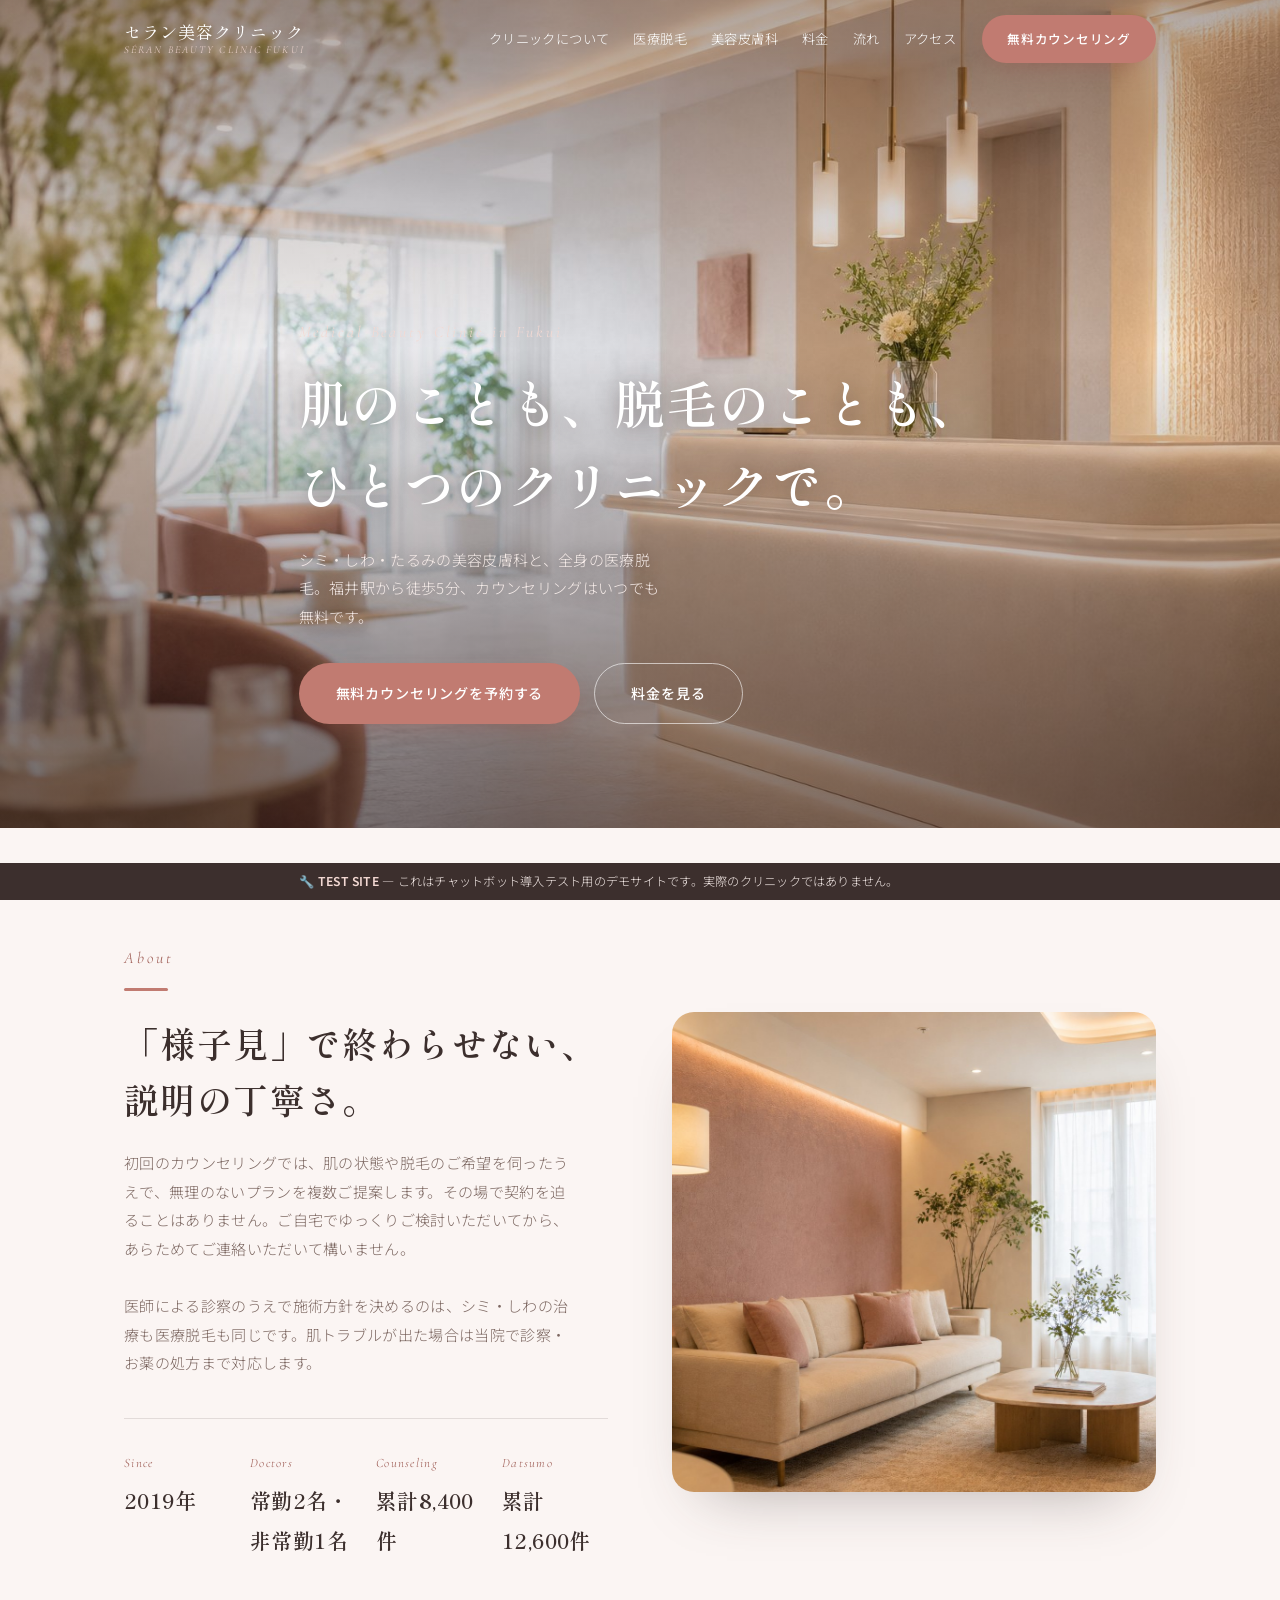
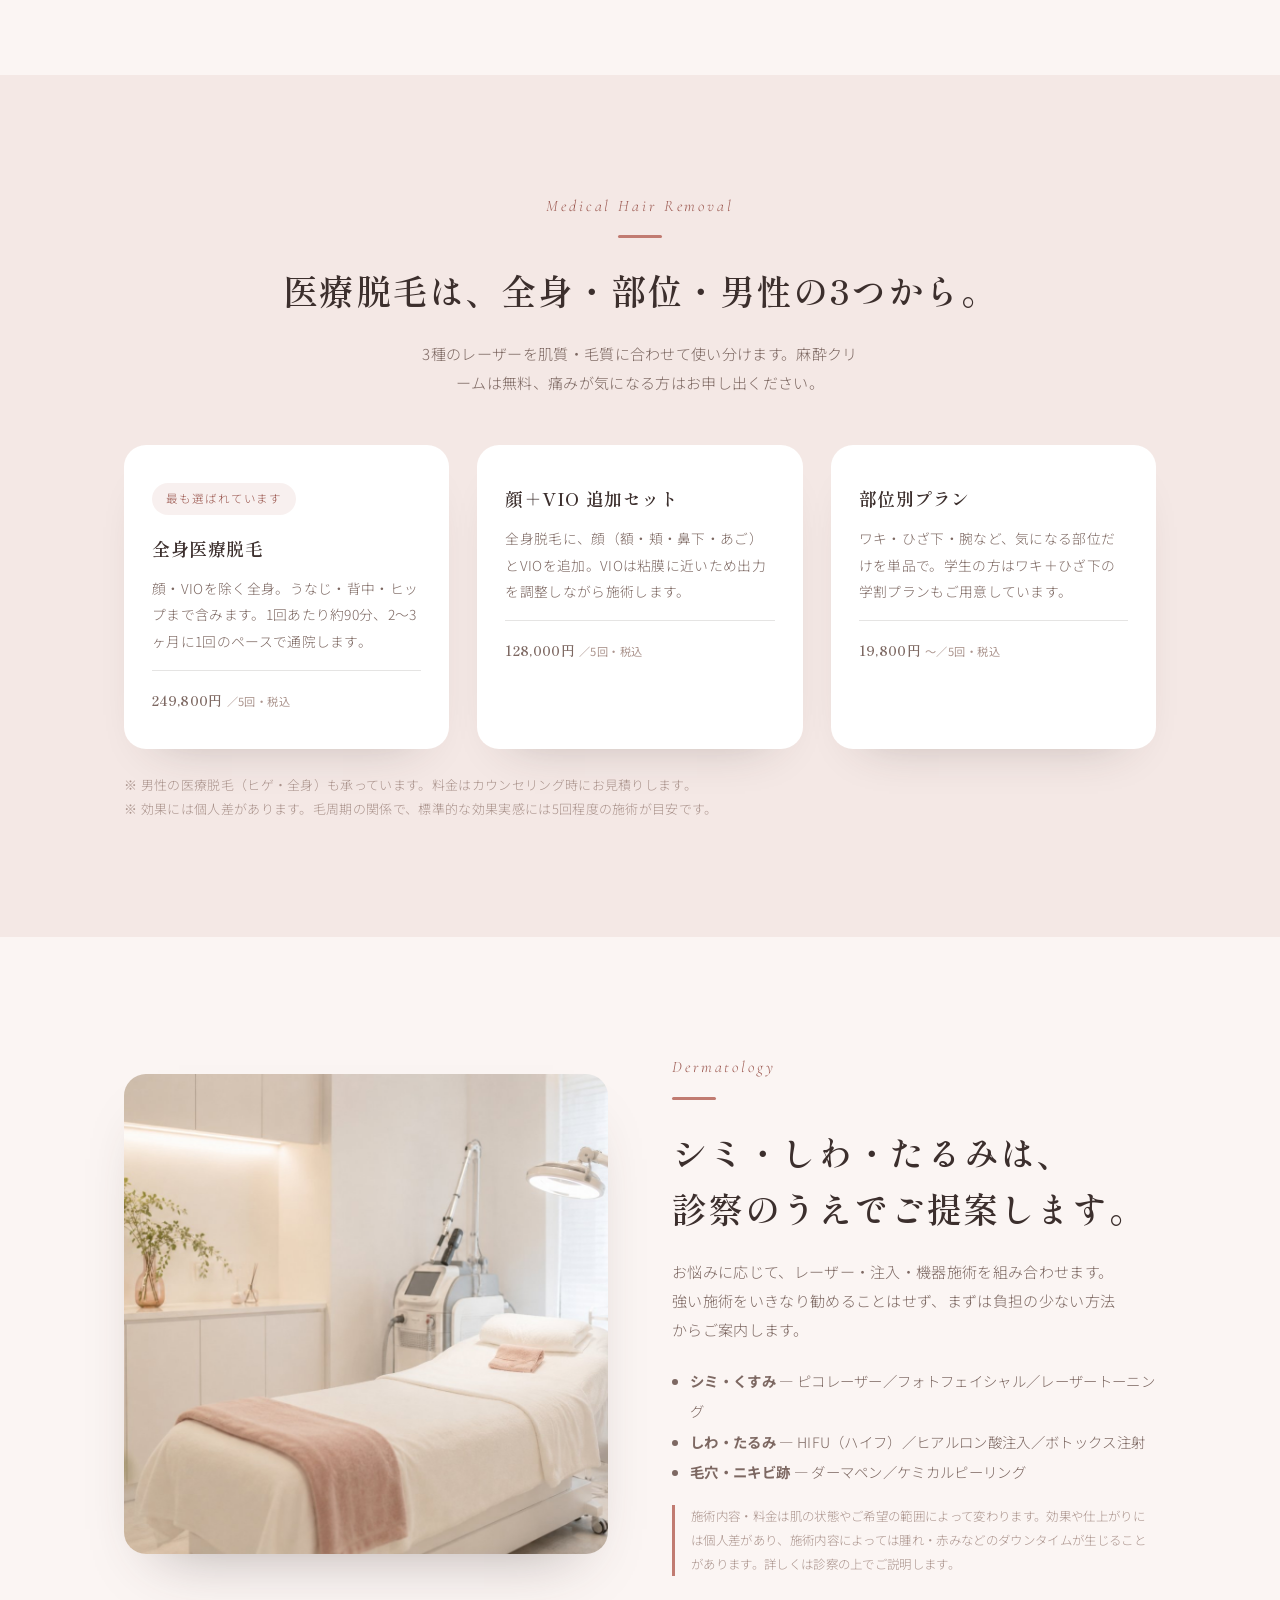
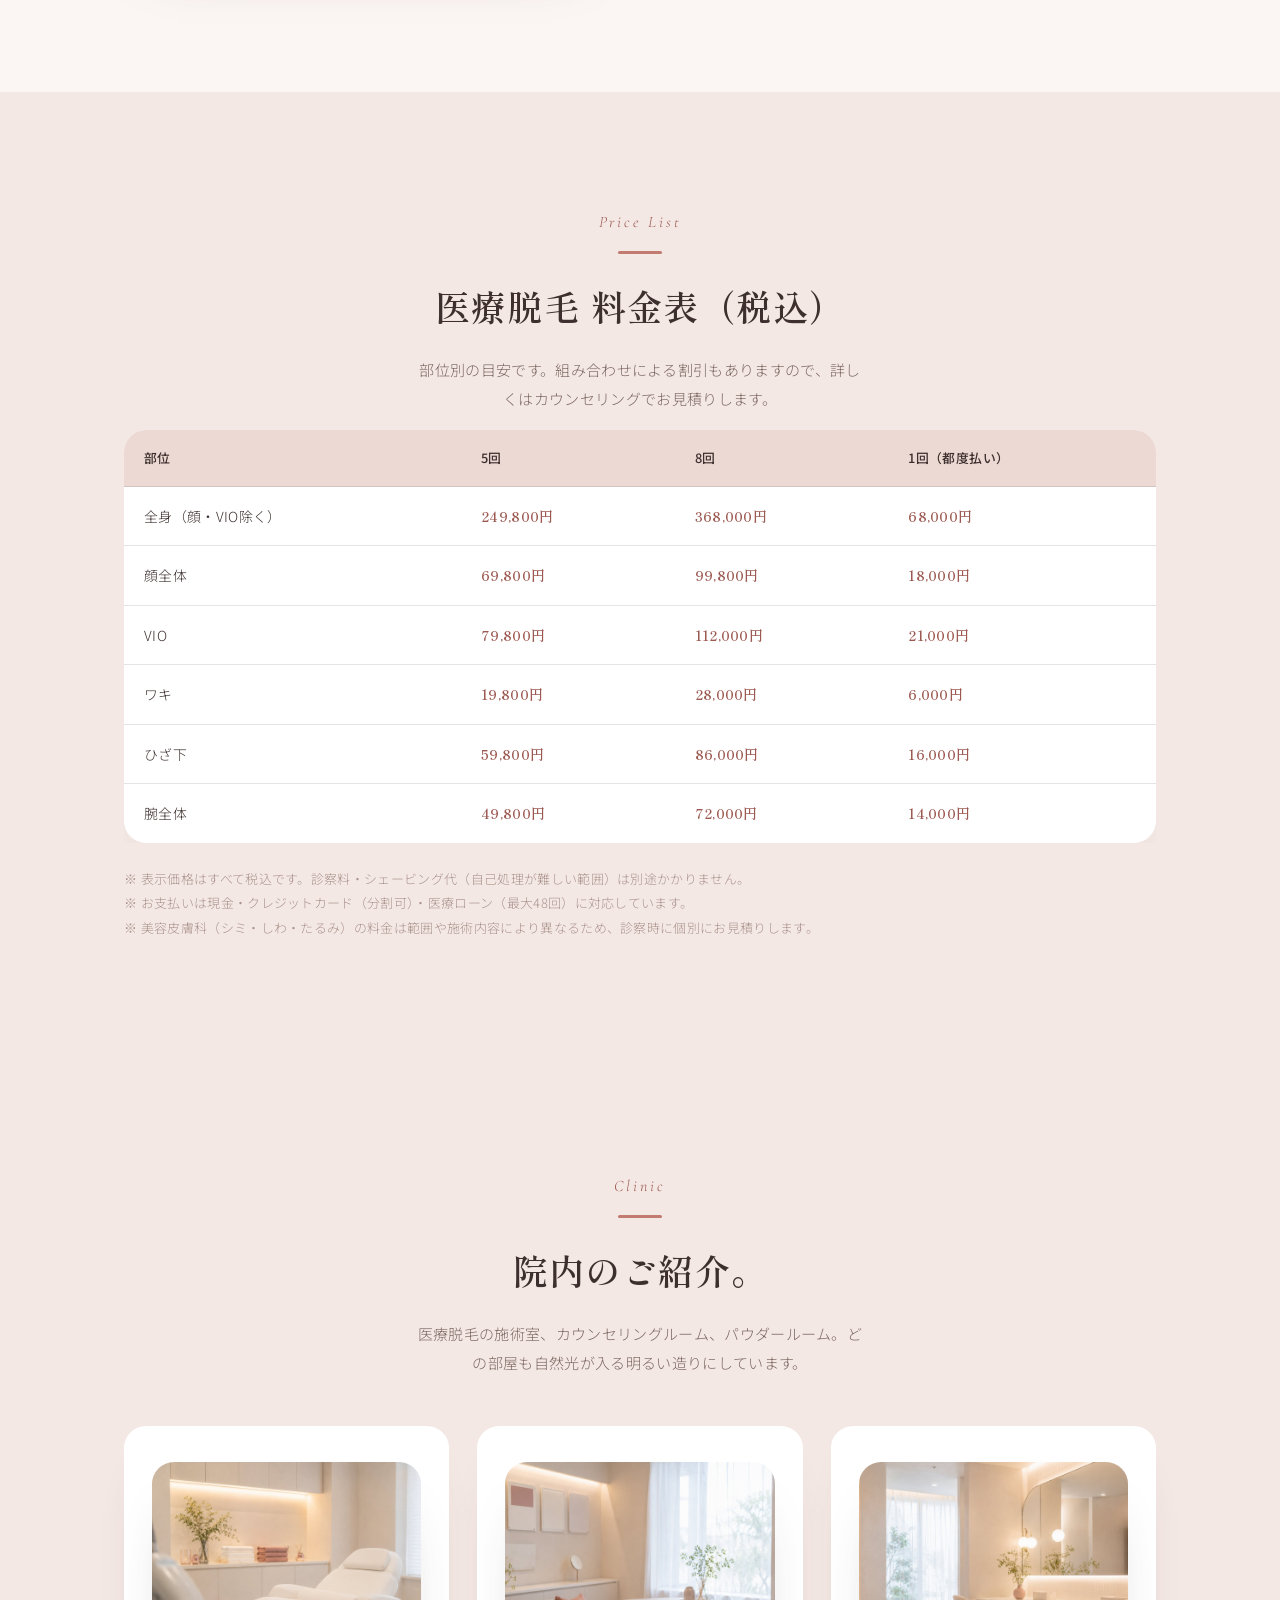
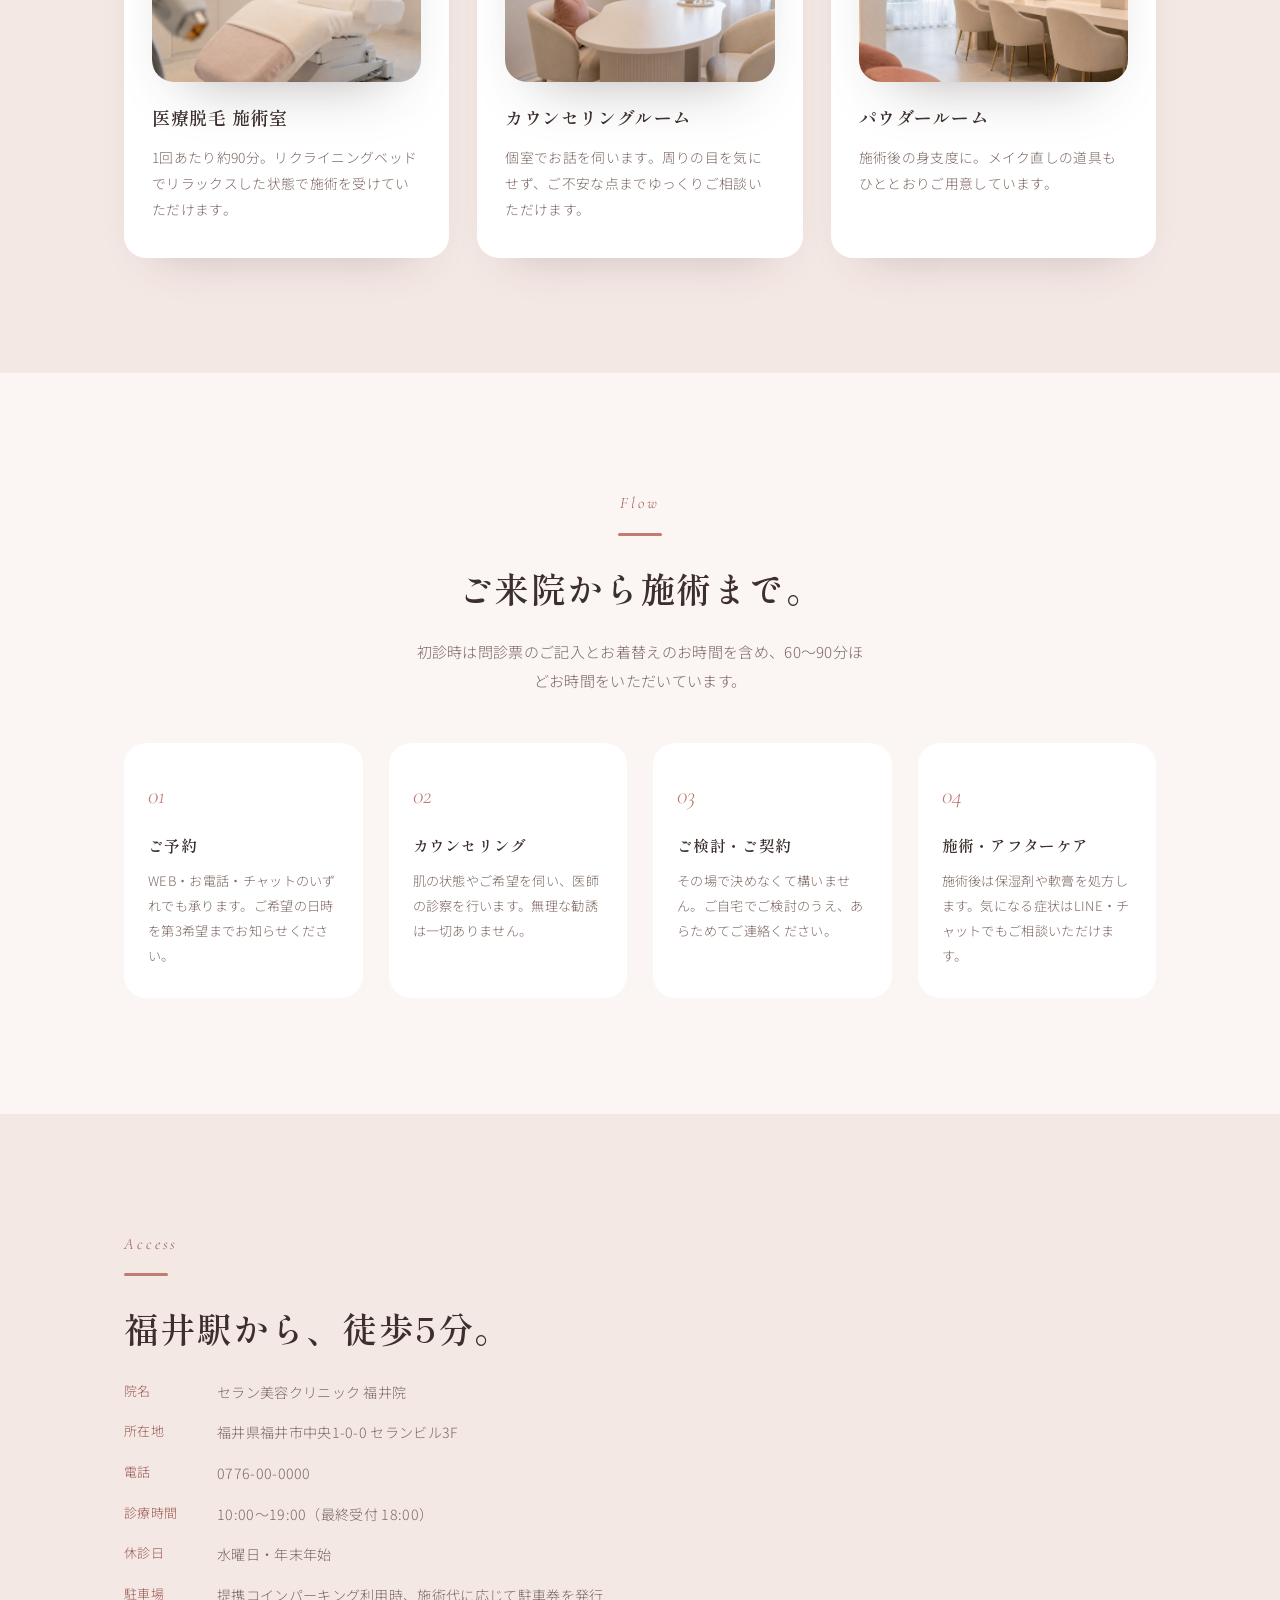
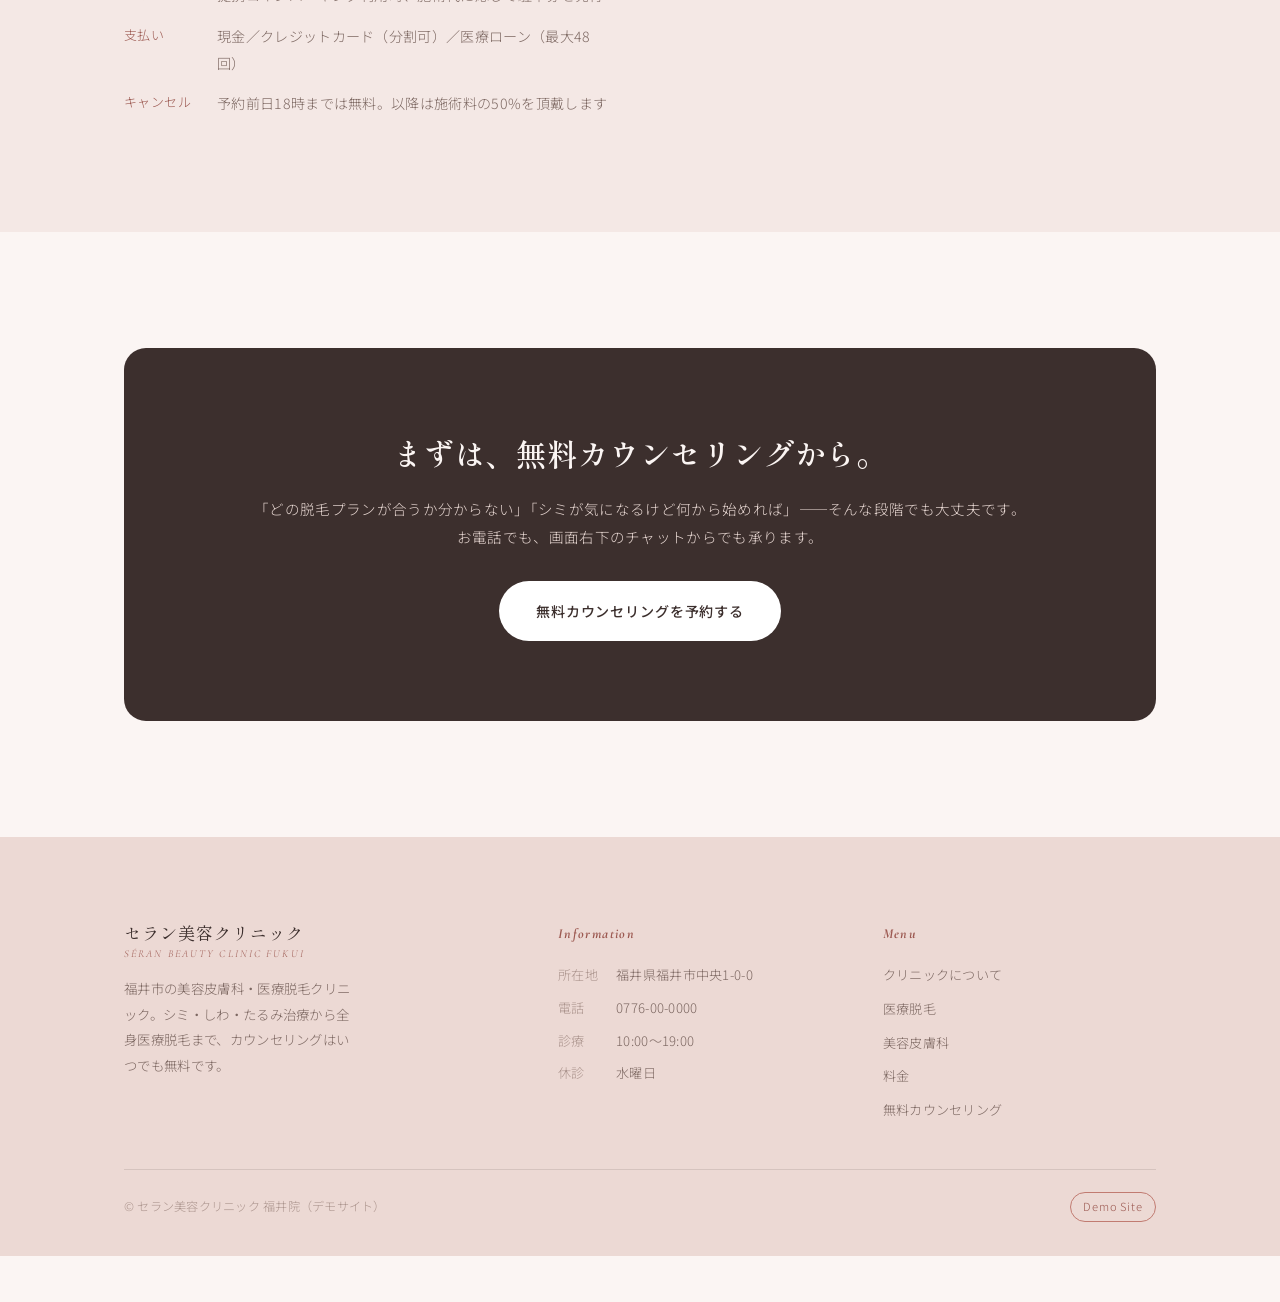
<file: index.html>
<!DOCTYPE html>
<html lang="ja">
<head>
<meta charset="UTF-8">
<meta name="viewport" content="width=device-width, initial-scale=1.0">
<title>セラン美容クリニック 福井院 | 医療脱毛・美容皮膚科</title>
<meta name="description" content="福井市の美容皮膚科・医療脱毛クリニック「セラン美容クリニック 福井院」。シミ・しわ・たるみ治療から全身医療脱毛まで、カウンセリング無料。">
<link rel="stylesheet" href="style.css">
</head>
<body>

<!-- ===== NAV ===== -->
<header class="nav" id="nav">
  <div class="wrap nav__inner">
    <a class="brand" href="index.html">セラン美容クリニック<span>SÉRAN BEAUTY CLINIC FUKUI</span></a>
    <nav class="nav__links">
      <a href="#about">クリニックについて</a>
      <a href="#datsumo">医療脱毛</a>
      <a href="#skincare">美容皮膚科</a>
      <a href="#price">料金</a>
      <a href="#flow">流れ</a>
      <a href="#access">アクセス</a>
    </nav>
    <a class="btn btn--primary nav__cta" href="counseling.html">無料カウンセリング</a>
  </div>
</header>

<!-- ===== HERO ===== -->
<section class="hero">
  <div class="hero__bg"><img src="images/hero.jpg" alt="クリニックの受付エントランス" fetchpriority="high"></div>
  <div class="wrap hero__copy">
    <p class="eyebrow">Medical Beauty Clinic in Fukui</p>
    <h1 class="hero__jp">肌のことも、脱毛のことも、<br>ひとつのクリニックで。</h1>
    <p class="hero__sub">シミ・しわ・たるみの美容皮膚科と、全身の医療脱毛。福井駅から徒歩5分、カウンセリングはいつでも無料です。</p>
    <div class="hero__actions">
      <a class="btn btn--primary" href="counseling.html">無料カウンセリングを予約する</a>
      <a class="btn btn--ghost" href="#price">料金を見る</a>
    </div>
  </div>
</section>

<!-- ===== ABOUT ===== -->
<section class="section" id="about">
  <div class="wrap split reveal">
    <div>
      <p class="eyebrow">About</p>
      <div class="rule"></div>
      <h2 class="h-sec">「様子見」で終わらせない、<br>説明の丁寧さ。</h2>
      <p class="lead">初回のカウンセリングでは、肌の状態や脱毛のご希望を伺ったうえで、無理のないプランを複数ご提案します。その場で契約を迫ることはありません。ご自宅でゆっくりご検討いただいてから、あらためてご連絡いただいて構いません。<br><br>医師による診察のうえで施術方針を決めるのは、シミ・しわの治療も医療脱毛も同じです。肌トラブルが出た場合は当院で診察・お薬の処方まで対応します。</p>
      <dl class="figures">
        <div class="figure"><dt>Since</dt><dd>2019年</dd></div>
        <div class="figure"><dt>Doctors</dt><dd>常勤2名・非常勤1名</dd></div>
        <div class="figure"><dt>Counseling</dt><dd>累計8,400件</dd></div>
        <div class="figure"><dt>Datsumo</dt><dd>累計12,600件</dd></div>
      </dl>
    </div>
    <div class="split__media"><img src="images/reception.jpg" alt="クリニックの受付ラウンジ" loading="lazy"></div>
  </div>
</section>

<!-- ===== 医療脱毛 ===== -->
<section class="section section--soft" id="datsumo">
  <div class="wrap">
    <div class="reveal center">
      <p class="eyebrow">Medical Hair Removal</p>
      <div class="rule"></div>
      <h2 class="h-sec">医療脱毛は、全身・部位・男性の3つから。</h2>
      <p class="lead">3種のレーザーを肌質・毛質に合わせて使い分けます。麻酔クリームは無料、痛みが気になる方はお申し出ください。</p>
    </div>
    <div class="menus reveal">
      <article class="menu-card">
        <span class="menu-card__tag">最も選ばれています</span>
        <h3>全身医療脱毛</h3>
        <p>顔・VIOを除く全身。うなじ・背中・ヒップまで含みます。1回あたり約90分、2〜3ヶ月に1回のペースで通院します。</p>
        <p class="menu-card__price">249,800円<small>／5回・税込</small></p>
      </article>
      <article class="menu-card">
        <h3>顔＋VIO 追加セット</h3>
        <p>全身脱毛に、顔（額・頬・鼻下・あご）とVIOを追加。VIOは粘膜に近いため出力を調整しながら施術します。</p>
        <p class="menu-card__price">128,000円<small>／5回・税込</small></p>
      </article>
      <article class="menu-card">
        <h3>部位別プラン</h3>
        <p>ワキ・ひざ下・腕など、気になる部位だけを単品で。学生の方はワキ＋ひざ下の学割プランもご用意しています。</p>
        <p class="menu-card__price">19,800円<small>〜／5回・税込</small></p>
      </article>
    </div>
    <p class="note">※ 男性の医療脱毛（ヒゲ・全身）も承っています。料金はカウンセリング時にお見積りします。<br>※ 効果には個人差があります。毛周期の関係で、標準的な効果実感には5回程度の施術が目安です。</p>
  </div>
</section>

<!-- ===== 美容皮膚科 ===== -->
<section class="section" id="skincare">
  <div class="wrap split split--rev reveal">
    <div>
      <p class="eyebrow">Dermatology</p>
      <div class="rule"></div>
      <h2 class="h-sec">シミ・しわ・たるみは、<br>診察のうえでご提案します。</h2>
      <p class="lead">お悩みに応じて、レーザー・注入・機器施術を組み合わせます。強い施術をいきなり勧めることはせず、まずは負担の少ない方法からご案内します。</p>
      <ul style="margin-top:22px;padding-left:18px;color:var(--ink-soft);font-size:.9rem;line-height:2.1">
        <li><b>シミ・くすみ</b> — ピコレーザー／フォトフェイシャル／レーザートーニング</li>
        <li><b>しわ・たるみ</b> — HIFU（ハイフ）／ヒアルロン酸注入／ボトックス注射</li>
        <li><b>毛穴・ニキビ跡</b> — ダーマペン／ケミカルピーリング</li>
      </ul>
      <p class="disclaimer">施術内容・料金は肌の状態やご希望の範囲によって変わります。効果や仕上がりには個人差があり、施術内容によっては腫れ・赤みなどのダウンタイムが生じることがあります。詳しくは診察の上でご説明します。</p>
    </div>
    <div class="split__media"><img src="images/skincare-room.jpg" alt="美容皮膚科の施術室" loading="lazy"></div>
  </div>
</section>

<!-- ===== 料金表 ===== -->
<section class="section section--soft" id="price">
  <div class="wrap">
    <div class="reveal center">
      <p class="eyebrow">Price List</p>
      <div class="rule"></div>
      <h2 class="h-sec">医療脱毛 料金表（税込）</h2>
      <p class="lead">部位別の目安です。組み合わせによる割引もありますので、詳しくはカウンセリングでお見積りします。</p>
    </div>
    <div class="reveal price-table__wrap">
      <table class="price-table">
        <thead>
          <tr><th>部位</th><th>5回</th><th>8回</th><th>1回（都度払い）</th></tr>
        </thead>
        <tbody>
          <tr><td>全身（顔・VIO除く）</td><td class="num">249,800円</td><td class="num">368,000円</td><td class="num">68,000円</td></tr>
          <tr><td>顔全体</td><td class="num">69,800円</td><td class="num">99,800円</td><td class="num">18,000円</td></tr>
          <tr><td>VIO</td><td class="num">79,800円</td><td class="num">112,000円</td><td class="num">21,000円</td></tr>
          <tr><td>ワキ</td><td class="num">19,800円</td><td class="num">28,000円</td><td class="num">6,000円</td></tr>
          <tr><td>ひざ下</td><td class="num">59,800円</td><td class="num">86,000円</td><td class="num">16,000円</td></tr>
          <tr><td>腕全体</td><td class="num">49,800円</td><td class="num">72,000円</td><td class="num">14,000円</td></tr>
        </tbody>
      </table>
    </div>
    <p class="note">
      ※ 表示価格はすべて税込です。診察料・シェービング代（自己処理が難しい範囲）は別途かかりません。<br>
      ※ お支払いは現金・クレジットカード（分割可）・医療ローン（最大48回）に対応しています。<br>
      ※ 美容皮膚科（シミ・しわ・たるみ）の料金は範囲や施術内容により異なるため、診察時に個別にお見積りします。
    </p>
  </div>
</section>

<!-- ===== 院内紹介 ===== -->
<section class="section section--soft">
  <div class="wrap">
    <div class="reveal center">
      <p class="eyebrow">Clinic</p>
      <div class="rule"></div>
      <h2 class="h-sec">院内のご紹介。</h2>
      <p class="lead">医療脱毛の施術室、カウンセリングルーム、パウダールーム。どの部屋も自然光が入る明るい造りにしています。</p>
    </div>
    <div class="menus reveal">
      <article class="menu-card">
        <div class="split__media" style="margin-bottom:18px"><img src="images/treatment-room.jpg" alt="医療脱毛の施術室" loading="lazy" style="height:220px"></div>
        <h3>医療脱毛 施術室</h3>
        <p>1回あたり約90分。リクライニングベッドでリラックスした状態で施術を受けていただけます。</p>
      </article>
      <article class="menu-card">
        <div class="split__media" style="margin-bottom:18px"><img src="images/counseling-room.jpg" alt="カウンセリングルーム" loading="lazy" style="height:220px"></div>
        <h3>カウンセリングルーム</h3>
        <p>個室でお話を伺います。周りの目を気にせず、ご不安な点までゆっくりご相談いただけます。</p>
      </article>
      <article class="menu-card">
        <div class="split__media" style="margin-bottom:18px"><img src="images/lounge.jpg" alt="パウダールーム" loading="lazy" style="height:220px"></div>
        <h3>パウダールーム</h3>
        <p>施術後の身支度に。メイク直しの道具もひととおりご用意しています。</p>
      </article>
    </div>
  </div>
</section>

<!-- ===== カウンセリングの流れ ===== -->
<section class="section" id="flow">
  <div class="wrap">
    <div class="reveal center">
      <p class="eyebrow">Flow</p>
      <div class="rule"></div>
      <h2 class="h-sec">ご来院から施術まで。</h2>
      <p class="lead">初診時は問診票のご記入とお着替えのお時間を含め、60〜90分ほどお時間をいただいています。</p>
    </div>
    <div class="flow reveal">
      <article class="flow-step">
        <span class="flow-step__no">01</span>
        <h4>ご予約</h4>
        <p>WEB・お電話・チャットのいずれでも承ります。ご希望の日時を第3希望までお知らせください。</p>
      </article>
      <article class="flow-step">
        <span class="flow-step__no">02</span>
        <h4>カウンセリング</h4>
        <p>肌の状態やご希望を伺い、医師の診察を行います。無理な勧誘は一切ありません。</p>
      </article>
      <article class="flow-step">
        <span class="flow-step__no">03</span>
        <h4>ご検討・ご契約</h4>
        <p>その場で決めなくて構いません。ご自宅でご検討のうえ、あらためてご連絡ください。</p>
      </article>
      <article class="flow-step">
        <span class="flow-step__no">04</span>
        <h4>施術・アフターケア</h4>
        <p>施術後は保湿剤や軟膏を処方します。気になる症状はLINE・チャットでもご相談いただけます。</p>
      </article>
    </div>
  </div>
</section>

<!-- ===== ACCESS ===== -->
<section class="section section--soft" id="access">
  <div class="wrap split reveal">
    <div>
      <p class="eyebrow">Access</p>
      <div class="rule"></div>
      <h2 class="h-sec">福井駅から、徒歩5分。</h2>
      <dl class="info">
        <dt>院名</dt><dd>セラン美容クリニック 福井院</dd>
        <dt>所在地</dt><dd>福井県福井市中央1-0-0 セランビル3F</dd>
        <dt>電話</dt><dd>0776-00-0000</dd>
        <dt>診療時間</dt><dd>10:00〜19:00（最終受付 18:00）</dd>
        <dt>休診日</dt><dd>水曜日・年末年始</dd>
        <dt>駐車場</dt><dd>提携コインパーキング利用時、施術代に応じて駐車券を発行</dd>
        <dt>支払い</dt><dd>現金／クレジットカード（分割可）／医療ローン（最大48回）</dd>
        <dt>キャンセル</dt><dd>予約前日18時までは無料。以降は施術料の50%を頂戴します</dd>
      </dl>
    </div>
    <div class="split__media">
      <iframe class="map" src="https://maps.google.com/maps?q=%E7%A6%8F%E4%BA%95%E9%A7%85&z=15&output=embed" loading="lazy" title="地図" style="width:100%;height:clamp(300px,40vw,480px);border:0;border-radius:var(--radius)"></iframe>
    </div>
  </div>
</section>

<!-- ===== CTA ===== -->
<section class="section">
  <div class="wrap">
    <div class="cta-band reveal">
      <h2>まずは、無料カウンセリングから。</h2>
      <p>「どの脱毛プランが合うか分からない」「シミが気になるけど何から始めれば」——そんな段階でも大丈夫です。<br>お電話でも、画面右下のチャットからでも承ります。</p>
      <a class="btn btn--light" href="counseling.html">無料カウンセリングを予約する</a>
    </div>
  </div>
</section>

<!-- ===== FOOTER ===== -->
<footer class="foot">
  <div class="wrap">
    <div class="foot__grid">
      <div>
        <a class="brand" href="index.html">セラン美容クリニック<span>SÉRAN BEAUTY CLINIC FUKUI</span></a>
        <p class="foot__tag">福井市の美容皮膚科・医療脱毛クリニック。シミ・しわ・たるみ治療から全身医療脱毛まで、カウンセリングはいつでも無料です。</p>
      </div>
      <div>
        <h5>Information</h5>
        <dl>
          <dt>所在地</dt><dd>福井県福井市中央1-0-0</dd>
          <dt>電話</dt><dd>0776-00-0000</dd>
          <dt>診療</dt><dd>10:00〜19:00</dd>
          <dt>休診</dt><dd>水曜日</dd>
        </dl>
      </div>
      <div>
        <h5>Menu</h5>
        <div class="foot__links">
          <a href="#about">クリニックについて</a>
          <a href="#datsumo">医療脱毛</a>
          <a href="#skincare">美容皮膚科</a>
          <a href="#price">料金</a>
          <a href="counseling.html">無料カウンセリング</a>
        </div>
      </div>
    </div>
    <div class="foot__bottom">
      <span>&copy; セラン美容クリニック 福井院（デモサイト）</span>
      <span class="demo-pill">Demo Site</span>
    </div>
  </div>
</footer>

<div class="test-banner">🔧 <b>TEST SITE</b> — これはチャットボット導入テスト用のデモサイトです。実際のクリニックではありません。</div>

<script>
  // nav shadow on scroll
  const nav = document.getElementById('nav');
  const onScroll = () => nav.classList.toggle('is-scrolled', window.scrollY > 8);
  onScroll(); window.addEventListener('scroll', onScroll, {passive:true});

  // scroll reveal
  const io = new IntersectionObserver((entries) => {
    entries.forEach(e => { if (e.isIntersecting){ e.target.classList.add('in'); io.unobserve(e.target);} });
  }, {threshold:.12, rootMargin:'0px 0px -40px 0px'});
  document.querySelectorAll('.reveal').forEach(el => io.observe(el));
</script>

<!-- 応急処置: widget.js の既定アイコンが pointer-events:none のまま復活されず、
     マウスでクリックできない（.has-icon の img にしか auto が無い）。
     本体 app.liens-web.com/widget.js が直ったらこのブロックは削除してよい。 -->
<style>
  #liens-bot-toggle:not(.has-icon) { pointer-events: auto !important; }
</style>
<!-- LIENS BOT チャットウィジェット -->
<!-- 美容クリニック・脱毛サロンデモ用のボット。管理画面で作成後にIDを差し替える -->
<script>
  (function() {
    var botId = 'cmtfedzrf02rl42016q1238lt';
    if (botId.indexOf('REPLACE_') === 0) { return; }
    var script = document.createElement('script');
    script.src = 'https://app.liens-web.com/widget.js?v=' + Date.now();
    script.setAttribute('data-bot-id', botId);
    script.setAttribute('data-api-url', 'https://app.liens-web.com');
    script.setAttribute('data-color', '#c17b71');
    script.setAttribute('data-position', 'bottom-right');
    script.defer = true;
    document.head.appendChild(script);
  })();
</script>
</body>
</html>
</file>
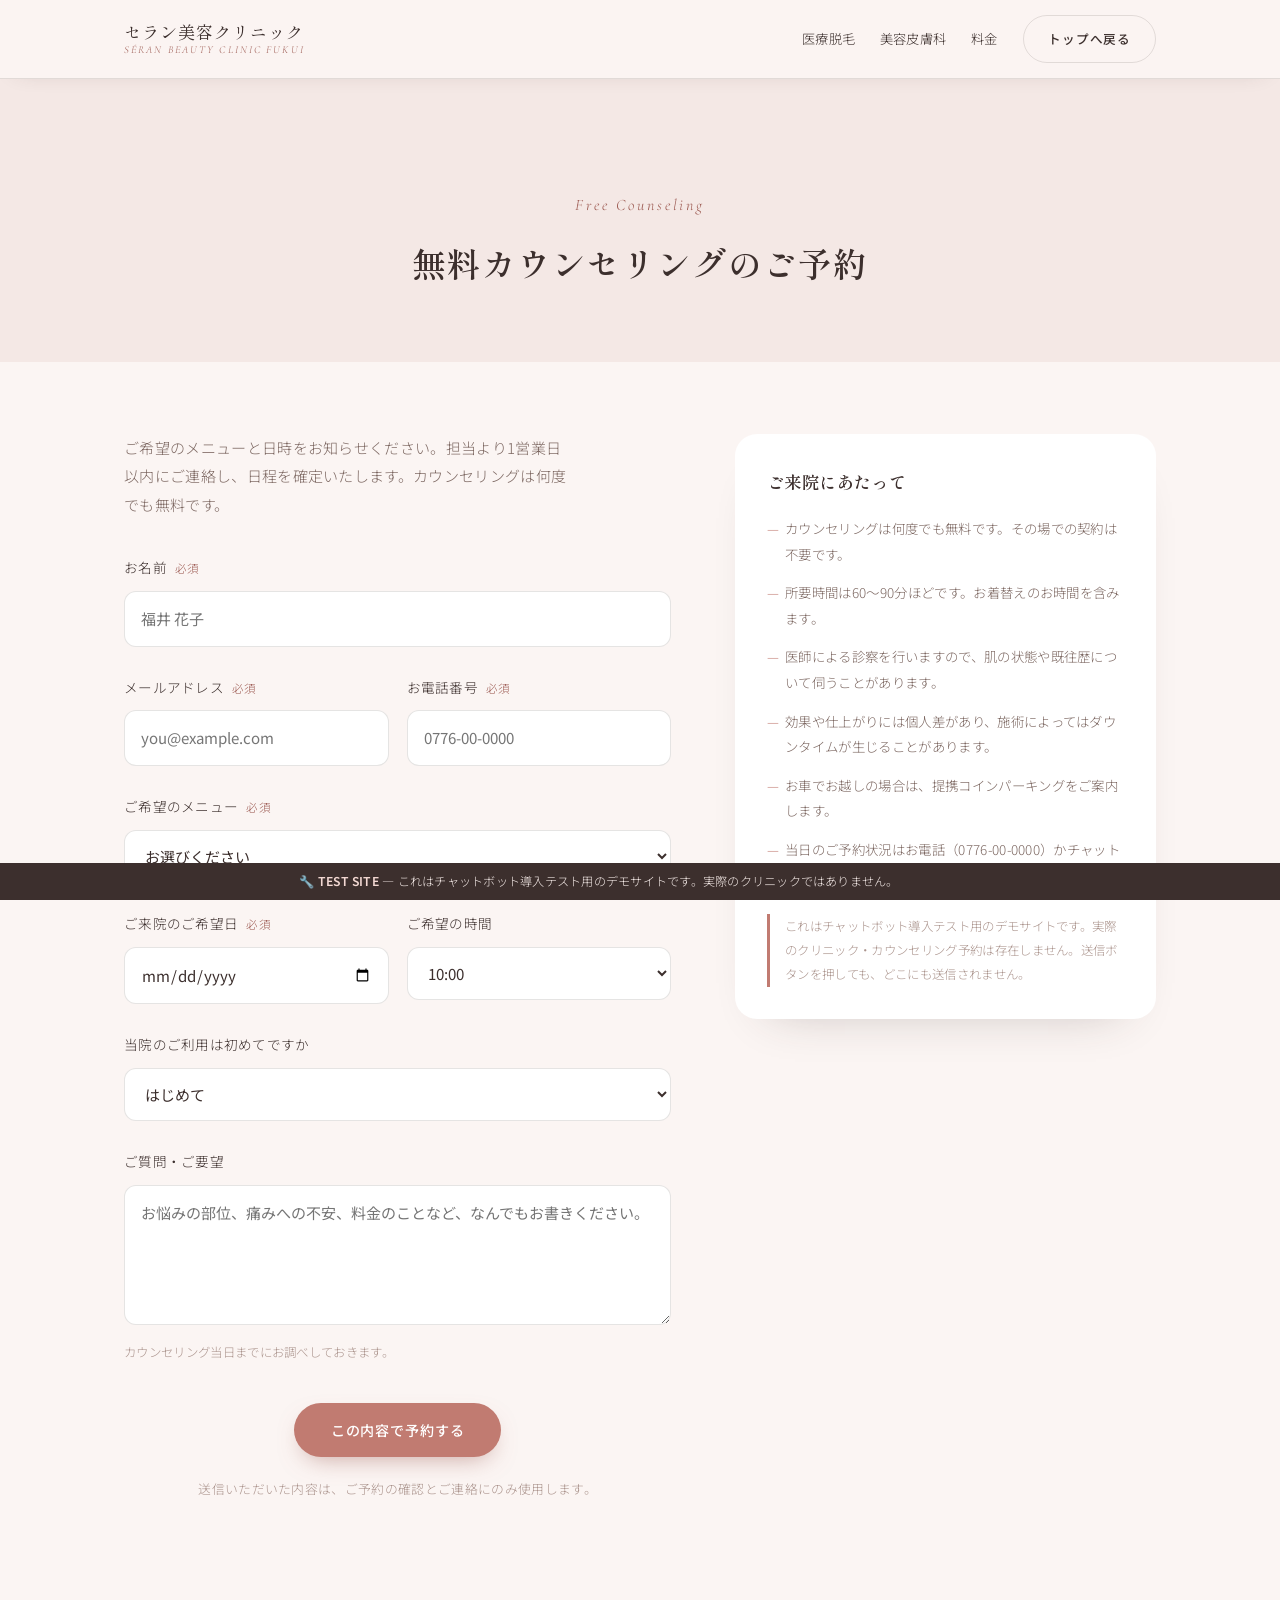
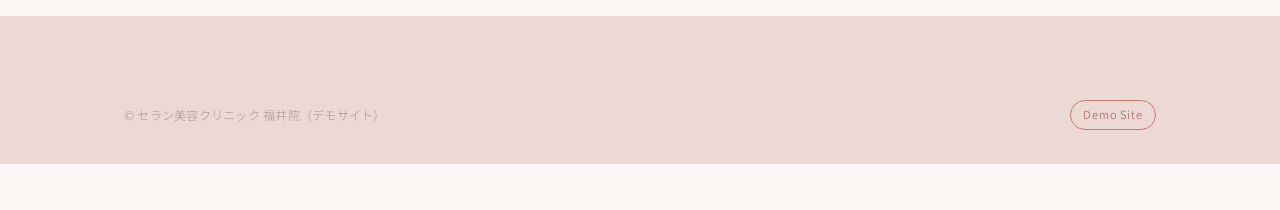
<file: counseling.html>
<!DOCTYPE html>
<html lang="ja">
<head>
<meta charset="UTF-8">
<meta name="viewport" content="width=device-width, initial-scale=1.0">
<title>無料カウンセリングのご予約 | セラン美容クリニック 福井院</title>
<meta name="robots" content="noindex">
<link rel="stylesheet" href="style.css">
<style>
  .resv{padding:clamp(40px,6vw,72px) 0 clamp(70px,9vw,120px)}
  .resv__grid{display:grid;grid-template-columns:1.3fr 1fr;gap:clamp(32px,5vw,72px);align-items:start}
  .field--row{display:grid;grid-template-columns:1fr 1fr;gap:18px}
  .aside{background:#fff;border-radius:var(--radius);padding:32px 32px;box-shadow:0 24px 48px -36px rgba(60,47,45,.32)}
  .aside h3{font-family:var(--serif);font-weight:600;font-size:1.08rem;letter-spacing:.02em;margin-bottom:18px}
  .aside ul{list-style:none;display:grid;gap:13px;font-size:.84rem;color:var(--ink-soft)}
  .aside li{padding-left:18px;position:relative;line-height:1.9}
  .aside li::before{content:"—";position:absolute;left:0;color:var(--rose)}
  .demo-notice{margin-top:26px;font-size:.78rem;color:var(--ink-faint);border-left:3px solid var(--rose);padding-left:15px;line-height:1.95}
  @media (max-width:900px){.resv__grid{grid-template-columns:1fr}.field--row{grid-template-columns:1fr}}
</style>
</head>
<body>

<header class="nav is-scrolled" id="nav">
  <div class="wrap nav__inner">
    <a class="brand" href="index.html">セラン美容クリニック<span>SÉRAN BEAUTY CLINIC FUKUI</span></a>
    <nav class="nav__links">
      <a href="index.html#datsumo">医療脱毛</a>
      <a href="index.html#skincare">美容皮膚科</a>
      <a href="index.html#price">料金</a>
    </nav>
    <a class="btn btn--ghost nav__cta" href="index.html">トップへ戻る</a>
  </div>
</header>

<section class="page-head">
  <div class="wrap">
    <p class="eyebrow">Free Counseling</p>
    <h1>無料カウンセリングのご予約</h1>
  </div>
</section>

<section class="resv">
  <div class="wrap resv__grid">
    <div>
      <p class="lead">ご希望のメニューと日時をお知らせください。担当より1営業日以内にご連絡し、日程を確定いたします。カウンセリングは何度でも無料です。</p>
      <form class="form" id="counselingForm" style="margin-top:36px">
        <div class="field">
          <label for="name">お名前<span class="req">必須</span></label>
          <input type="text" id="name" name="name" required placeholder="福井 花子">
        </div>
        <div class="field field--row">
          <div>
            <label for="email">メールアドレス<span class="req">必須</span></label>
            <input type="email" id="email" name="email" required placeholder="you@example.com">
          </div>
          <div>
            <label for="tel">お電話番号<span class="req">必須</span></label>
            <input type="tel" id="tel" name="tel" required placeholder="0776-00-0000">
          </div>
        </div>
        <div class="field">
          <label for="menu">ご希望のメニュー<span class="req">必須</span></label>
          <select id="menu" name="menu" required>
            <option value="">お選びください</option>
            <option>医療脱毛（全身）</option>
            <option>医療脱毛（部位別）</option>
            <option>シミ・くすみ治療</option>
            <option>しわ・たるみ治療</option>
            <option>毛穴・ニキビ跡治療</option>
            <option>まだ決めていない・相談したい</option>
          </select>
        </div>
        <div class="field field--row">
          <div>
            <label for="date">ご来院のご希望日<span class="req">必須</span></label>
            <input type="date" id="date" name="date" required>
          </div>
          <div>
            <label for="time">ご希望の時間</label>
            <select id="time" name="time">
              <option>10:00</option>
              <option>11:00</option>
              <option>13:00</option>
              <option>14:00</option>
              <option>15:00</option>
              <option>16:00</option>
              <option>17:00</option>
            </select>
          </div>
        </div>
        <div class="field">
          <label for="first">当院のご利用は初めてですか</label>
          <select id="first" name="first">
            <option>はじめて</option>
            <option>以前に利用したことがある</option>
          </select>
        </div>
        <div class="field">
          <label for="message">ご質問・ご要望</label>
          <textarea id="message" name="message" placeholder="お悩みの部位、痛みへの不安、料金のことなど、なんでもお書きください。"></textarea>
          <p class="field__hint">カウンセリング当日までにお調べしておきます。</p>
        </div>
        <div class="form__actions">
          <button type="submit" class="btn btn--primary">この内容で予約する</button>
          <p class="form__note">送信いただいた内容は、ご予約の確認とご連絡にのみ使用します。</p>
        </div>
      </form>
    </div>

    <aside class="aside">
      <h3>ご来院にあたって</h3>
      <ul>
        <li>カウンセリングは何度でも無料です。その場での契約は不要です。</li>
        <li>所要時間は60〜90分ほどです。お着替えのお時間を含みます。</li>
        <li>医師による診察を行いますので、肌の状態や既往歴について伺うことがあります。</li>
        <li>効果や仕上がりには個人差があり、施術によってはダウンタイムが生じることがあります。</li>
        <li>お車でお越しの場合は、提携コインパーキングをご案内します。</li>
        <li>当日のご予約状況はお電話（0776-00-0000）かチャットでお尋ねください。</li>
      </ul>
      <p class="demo-notice">これはチャットボット導入テスト用のデモサイトです。実際のクリニック・カウンセリング予約は存在しません。送信ボタンを押しても、どこにも送信されません。</p>
    </aside>
  </div>
</section>

<footer class="foot">
  <div class="wrap">
    <div class="foot__bottom" style="margin-top:0;border-top:0;padding-top:0">
      <span>&copy; セラン美容クリニック 福井院（デモサイト）</span>
      <span class="demo-pill">Demo Site</span>
    </div>
  </div>
</footer>

<div class="test-banner">🔧 <b>TEST SITE</b> — これはチャットボット導入テスト用のデモサイトです。実際のクリニックではありません。</div>

<script>
  document.getElementById('counselingForm').addEventListener('submit', function(e){
    e.preventDefault();
    alert('デモサイトのため、実際には送信されません。\n\n実際のサイトでは、この内容がクリニックへ届きます。');
  });
</script>

<!-- LIENS BOT チャットウィジェット -->
<!-- ⚠️ data-bot-id は index.html と同じIDに差し替えること -->
<script>
  (function() {
    var botId = 'cmtfedzrf02rl42016q1238lt';
    if (botId.indexOf('REPLACE_') === 0) { return; }
    var script = document.createElement('script');
    script.src = 'https://app.liens-web.com/widget.js?v=' + Date.now();
    script.setAttribute('data-bot-id', botId);
    script.setAttribute('data-api-url', 'https://app.liens-web.com');
    script.setAttribute('data-color', '#c17b71');
    script.setAttribute('data-position', 'bottom-right');
    script.defer = true;
    document.head.appendChild(script);
  })();
</script>
</body>
</html>
</file>
<file: style.css>
/* =========================================================
   セラン美容クリニック 福井院  -  shared styles
   生成りローズ × スモーキーローズ × 深いえんじ。
   角丸とやわらかい影を基調に、清潔感を出す。
   越前炉端なぎ（暗色・明朝・角なし）／あすわの杜（生成り深緑・アーチ抜き）／
   コモレ福井（白・サンセリフ・フラット）と3枠で並ぶので、
   「丸み」と「淡いローズ」で意図的に差をつけてある。
   ========================================================= */

@import url('https://fonts.googleapis.com/css2?family=Shippori+Mincho:wght@500;600&family=Cormorant+Garamond:ital@0;1&family=Noto+Sans+JP:wght@300;400;500;600&display=swap');

:root{
  --paper:#fbf5f3;         /* 生成りローズ */
  --paper-soft:#f4e8e5;
  --paper-tint:#ecd9d4;
  --ink:#3c2f2d;           /* 深い焦茶 */
  --ink-soft:#7d6862;
  --ink-faint:#ab948d;
  --line:rgba(60,47,45,.13);
  --rose:#c17b71;          /* スモーキーローズ */
  --rose-deep:#9c5951;
  --rose-soft:rgba(193,123,113,.11);
  --radius:22px;
  --radius-sm:12px;
  --maxw:1160px;
  --pad:clamp(20px, 5vw, 64px);
  --serif:"Shippori Mincho","Noto Serif JP",serif;
  --sans:"Noto Sans JP",sans-serif;
  --latin:"Cormorant Garamond",serif;
}

*{box-sizing:border-box;margin:0;padding:0}
html{scroll-behavior:smooth;-webkit-text-size-adjust:100%}
body{
  font-family:var(--sans);
  color:var(--ink);
  background:var(--paper);
  line-height:1.9;
  font-weight:300;
  -webkit-font-smoothing:antialiased;
  letter-spacing:.02em;
}
img{max-width:100%;display:block}
a{color:inherit;text-decoration:none}

/* ---------- layout helpers ---------- */
.wrap{max-width:var(--maxw);margin:0 auto;padding-left:var(--pad);padding-right:var(--pad)}
.section{padding:clamp(72px,9vw,136px) 0}
.section--soft{background:var(--paper-soft)}
.eyebrow{
  font-family:var(--latin);font-style:italic;
  font-size:1rem;letter-spacing:.18em;
  color:var(--rose-deep);margin-bottom:14px;
}
.h-sec{
  font-family:var(--serif);font-weight:600;
  font-size:clamp(1.5rem,3.1vw,2.2rem);line-height:1.6;
  letter-spacing:.04em;margin-bottom:22px;
}
.lead{color:var(--ink-soft);font-size:.94rem;max-width:56ch}
.note{color:var(--ink-faint);font-size:.81rem;line-height:1.9;margin-top:24px}
.rule{width:44px;height:3px;border-radius:99px;background:var(--rose);margin:0 0 24px}
.center{text-align:center}
.center .rule{margin-left:auto;margin-right:auto}
.center .lead{margin-left:auto;margin-right:auto}

/* ---------- buttons ---------- */
.btn{
  display:inline-block;font-family:var(--sans);font-weight:500;
  font-size:.88rem;letter-spacing:.06em;padding:16px 36px;
  border:1px solid transparent;border-radius:999px;
  transition:background .25s,color .25s,border-color .25s,box-shadow .25s;
}
.btn--primary{background:var(--rose);color:#fff;box-shadow:0 10px 24px -10px rgba(156,89,81,.55)}
.btn--primary:hover{background:var(--rose-deep)}
.btn--ghost{border-color:var(--line);color:var(--ink)}
.btn--ghost:hover{border-color:var(--rose);color:var(--rose-deep)}
.btn--light{background:#fff;color:var(--ink)}
.btn--light:hover{background:var(--paper-tint)}

/* ---------- nav ---------- */
.nav{
  position:fixed;inset:0 0 auto 0;z-index:900;
  background:rgba(251,245,243,.0);transition:background .3s,border-color .3s,box-shadow .3s;
  border-bottom:1px solid transparent;
}
.nav.is-scrolled{background:rgba(251,245,243,.95);backdrop-filter:blur(10px);border-bottom-color:var(--line);box-shadow:0 6px 24px -18px rgba(60,47,45,.3)}
.nav__inner{display:flex;align-items:center;gap:26px;height:78px}
.brand{font-family:var(--serif);font-size:1.08rem;letter-spacing:.06em;white-space:nowrap;line-height:1.3;color:#fff}
.brand span{display:block;font-family:var(--latin);font-style:italic;font-size:.66rem;letter-spacing:.2em;color:#f3d9d3}
.nav__links{display:flex;gap:24px;margin-left:auto;font-size:.83rem;letter-spacing:.03em;color:#fff}
.nav__links a:hover{color:#f3d9d3}
.nav__cta{padding:11px 24px;font-size:.79rem}
.nav.is-scrolled .brand{color:var(--ink)}
.nav.is-scrolled .brand span{color:var(--rose-deep)}
.nav.is-scrolled .nav__links{color:var(--ink)}
.nav.is-scrolled .nav__links a:hover{color:var(--rose-deep)}

/* ---------- hero ---------- */
.hero{position:relative;min-height:92svh;display:flex;align-items:flex-end;padding-bottom:clamp(56px,9vw,104px);overflow:hidden}
.hero__bg{position:absolute;inset:0;z-index:0}
.hero__bg img{width:100%;height:100%;object-fit:cover}
.hero__bg::after{content:"";position:absolute;inset:0;background:linear-gradient(180deg,rgba(60,40,36,.4) 0%,rgba(60,40,36,.08) 42%,rgba(45,28,25,.62) 100%)}
.hero__copy{position:relative;z-index:1;color:#fff}
.hero__copy .eyebrow{color:#f3d9d3}
.hero__jp{
  font-family:var(--serif);font-weight:600;
  font-size:clamp(1.9rem,5.2vw,3.2rem);line-height:1.6;letter-spacing:.03em;
  text-shadow:0 2px 22px rgba(35,22,20,.45);
}
.hero__sub{margin-top:20px;max-width:46ch;font-size:.94rem;color:#f6ece9;text-shadow:0 1px 14px rgba(35,22,20,.5)}
.hero__actions{display:flex;gap:14px;flex-wrap:wrap;margin-top:32px}
.hero__actions .btn--ghost{border-color:rgba(255,255,255,.6);color:#fff}
.hero__actions .btn--ghost:hover{background:rgba(255,255,255,.14);border-color:#fff;color:#fff}

/* ---------- split ---------- */
.split{display:grid;grid-template-columns:1fr 1fr;gap:clamp(32px,5vw,72px);align-items:center}
.split--rev .split__media{order:-1}
.split__media img{width:100%;height:clamp(300px,40vw,480px);object-fit:cover;border-radius:var(--radius);box-shadow:0 30px 60px -34px rgba(60,47,45,.4)}

/* ---------- 数字 ---------- */
.figures{display:grid;grid-template-columns:repeat(4,1fr);gap:20px;margin-top:40px;border-top:1px solid var(--line);padding-top:32px}
.figure dt{font-family:var(--latin);font-style:italic;font-size:.8rem;letter-spacing:.1em;color:var(--rose-deep);margin-bottom:6px}
.figure dd{font-family:var(--serif);font-weight:600;font-size:1.3rem;letter-spacing:.02em}

/* ---------- メニュー カード ---------- */
.menus{display:grid;grid-template-columns:repeat(3,1fr);gap:clamp(18px,2.6vw,28px);margin-top:48px}
.menu-card{background:#fff;border-radius:var(--radius);padding:36px 28px;box-shadow:0 24px 48px -34px rgba(60,47,45,.32)}
.menu-card__tag{display:inline-block;font-size:.72rem;letter-spacing:.08em;color:var(--rose-deep);background:var(--rose-soft);padding:5px 14px;border-radius:99px;margin-bottom:16px}
.menu-card h3{font-family:var(--serif);font-weight:600;font-size:1.12rem;letter-spacing:.03em;margin-bottom:10px}
.menu-card p{font-size:.86rem;color:var(--ink-soft);line-height:1.9}
.menu-card__price{margin-top:16px;padding-top:16px;border-top:1px solid var(--line);font-family:var(--serif);font-weight:600;font-size:1.2rem}
.menu-card__price small{font-family:var(--sans);font-size:.7rem;font-weight:400;color:var(--ink-faint);letter-spacing:.04em;margin-left:4px}

/* ---------- 料金表 ---------- */
.price-table{width:100%;border-collapse:separate;border-spacing:0;margin-top:16px;background:#fff;border-radius:var(--radius);overflow:hidden;box-shadow:0 24px 48px -36px rgba(60,47,45,.3)}
.price-table th,.price-table td{padding:16px 20px;text-align:left;font-size:.87rem;border-bottom:1px solid var(--line)}
.price-table thead th{background:var(--paper-tint);color:var(--ink);font-weight:500;letter-spacing:.03em;font-size:.8rem}
.price-table tbody tr:last-child td{border-bottom:0}
.price-table td.num{font-family:var(--serif);font-weight:600;color:var(--rose-deep);white-space:nowrap}
.price-table__wrap{overflow-x:auto}

/* ---------- 流れ ---------- */
.flow{display:grid;grid-template-columns:repeat(4,1fr);gap:clamp(16px,2.4vw,26px);margin-top:48px}
.flow-step{background:#fff;border-radius:var(--radius);padding:30px 24px;position:relative}
.flow-step__no{font-family:var(--latin);font-style:italic;font-size:1.5rem;color:var(--rose);display:block;margin-bottom:12px}
.flow-step h4{font-family:var(--serif);font-weight:600;font-size:.98rem;margin-bottom:8px;letter-spacing:.02em}
.flow-step p{font-size:.82rem;color:var(--ink-soft)}

/* ---------- 情報表 ---------- */
.info{display:grid;grid-template-columns:auto 1fr;gap:14px 26px;font-size:.88rem;margin-top:8px}
.info dt{color:var(--rose-deep);letter-spacing:.03em;white-space:nowrap;font-size:.81rem}
.info dd{color:var(--ink-soft)}

/* ---------- CTA ---------- */
.cta-band{
  background:var(--ink);color:var(--paper);border-radius:var(--radius);
  padding:clamp(46px,7vw,80px) clamp(28px,5vw,68px);text-align:center;
}
.cta-band h2{font-family:var(--serif);font-weight:600;font-size:clamp(1.35rem,2.9vw,1.9rem);letter-spacing:.03em;line-height:1.7;margin-bottom:16px}
.cta-band p{color:#e6d6d1;font-size:.91rem;margin-bottom:30px}

/* ---------- footer ---------- */
.foot{background:var(--paper-tint);padding:clamp(54px,7vw,84px) 0 34px;font-size:.86rem}
.foot__grid{display:grid;grid-template-columns:1.4fr 1fr 1fr;gap:clamp(28px,4vw,56px)}
.foot .brand{color:var(--ink)}
.foot .brand span{color:var(--rose-deep)}
.foot__tag{color:var(--ink-soft);margin-top:16px;max-width:34ch;font-size:.84rem}
.foot h5{font-family:var(--latin);font-style:italic;font-size:.86rem;letter-spacing:.1em;color:var(--rose-deep);margin-bottom:16px}
.foot dl{display:grid;grid-template-columns:auto 1fr;gap:8px 18px;color:var(--ink-soft);font-size:.82rem}
.foot dt{color:var(--ink-faint)}
.foot__links{display:flex;flex-direction:column;gap:9px;color:var(--ink-soft);font-size:.82rem}
.foot__links a:hover{color:var(--rose-deep)}
.foot__bottom{
  display:flex;justify-content:space-between;align-items:center;gap:16px;flex-wrap:wrap;
  margin-top:46px;padding-top:22px;border-top:1px solid var(--line);
  color:var(--ink-faint);font-size:.76rem;letter-spacing:.02em;
}
.demo-pill{border:1px solid var(--rose);color:var(--rose-deep);padding:3px 12px;border-radius:999px;font-size:.7rem;letter-spacing:.08em}

/* ---------- テストサイトの断り ---------- */
.test-banner{
  position:fixed;left:0;right:0;bottom:0;z-index:950;
  background:var(--ink);color:#f6ece9;
  font-size:.76rem;letter-spacing:.02em;text-align:center;
  padding:9px 96px 9px 14px;line-height:1.6;
}
.test-banner b{color:#f3d9d3;font-weight:600}
body{padding-bottom:46px}

/* ---------- reveal ---------- */
.reveal{opacity:0;transform:translateY(20px);transition:opacity .7s ease,transform .7s ease}
.reveal.in{opacity:1;transform:none}

/* ---------- 免責注記 ---------- */
.disclaimer{font-size:.78rem;color:var(--ink-faint);line-height:1.9;margin-top:18px;border-left:3px solid var(--rose);padding-left:16px}

/* ---------- フォーム（counseling.html） ---------- */
.page-head{padding:clamp(120px,15vw,190px) 0 clamp(40px,6vw,70px);background:var(--paper-soft);text-align:center}
.page-head h1{font-family:var(--serif);font-weight:600;font-size:clamp(1.5rem,3.3vw,2.1rem);letter-spacing:.03em;line-height:1.7}
.form{max-width:720px;margin:0 auto}
.field{margin-bottom:28px}
.field label{display:block;font-size:.85rem;letter-spacing:.02em;margin-bottom:10px}
.req{color:var(--rose-deep);font-size:.72rem;letter-spacing:.04em;margin-left:8px}
.field input,.field select,.field textarea{
  width:100%;font-family:inherit;font-size:.94rem;color:var(--ink);
  background:#fff;border:1px solid var(--line);border-radius:var(--radius-sm);
  padding:14px 16px;line-height:1.7;
}
.field input:focus,.field select:focus,.field textarea:focus{outline:none;border-color:var(--rose)}
.field textarea{min-height:140px;resize:vertical}
.field__hint{font-size:.78rem;color:var(--ink-faint);margin-top:8px}
.form__actions{text-align:center;margin-top:38px}
.form__note{font-size:.8rem;color:var(--ink-faint);margin-top:20px;line-height:1.9}

/* ---------- responsive ---------- */
@media (max-width:900px){
  .split{grid-template-columns:1fr}
  .split--rev .split__media{order:0}
  .menus,.flow{grid-template-columns:1fr}
  .foot__grid{grid-template-columns:1fr}
  .figures{grid-template-columns:repeat(2,1fr);gap:26px}
  .nav__links{display:none}
  .nav__cta{margin-left:auto}
}
@media (max-width:480px){
  .hero{min-height:88svh}
  .test-banner{padding:8px 84px 8px 12px;font-size:.71rem}
  .price-table th,.price-table td{padding:12px 14px;font-size:.82rem}
}
</file>
